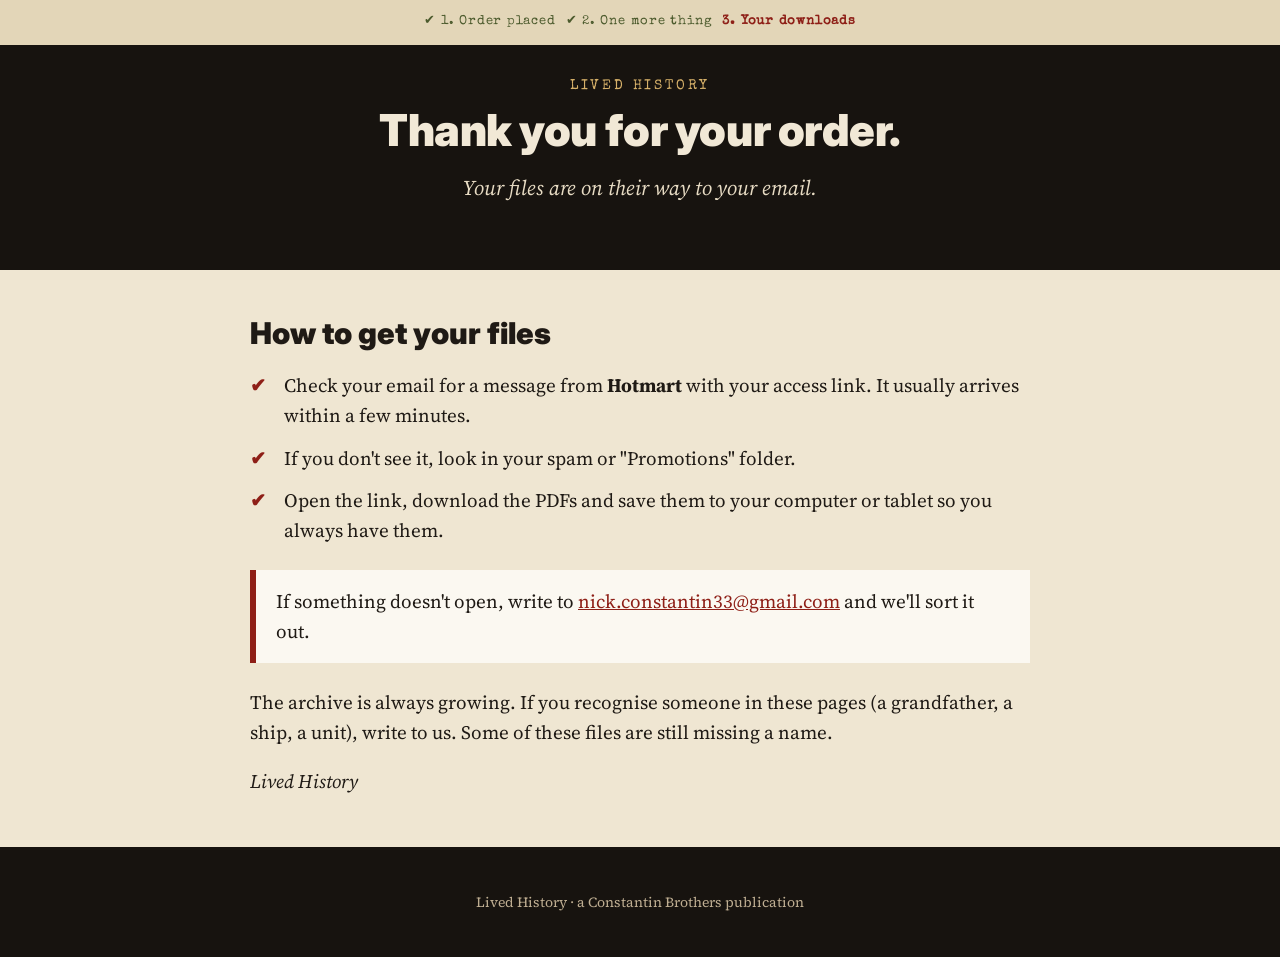
<file: thank-you.html>
<!doctype html>
<html lang="en">
<head>
<meta charset="utf-8">
<meta name="viewport" content="width=device-width,initial-scale=1">
<title>Thank you | Lived History</title>
<meta name="robots" content="noindex">
<link rel="preconnect" href="https://fonts.googleapis.com"><link rel="preconnect" href="https://fonts.gstatic.com" crossorigin>
<link href="https://fonts.googleapis.com/css2?family=Inter:wght@800;900&family=Source+Serif+4:ital,wght@0,400;0,700;1,400&family=Special+Elite&display=swap" rel="stylesheet">
<link rel="stylesheet" href="style.css">
</head>
<body>
<div class="steps"><span class="done">✔ 1. Order placed</span><span class="done">✔ 2. One more thing</span><span class="now">3. Your downloads</span></div>
<header class="hero">
  <div class="wrap">
    <div class="kicker">LIVED HISTORY</div>
    <h1>Thank you for your order.</h1>
    <p class="sub">Your files are on their way to your email.</p>
  </div>
</header>
<main class="wrap">
  <h2>How to get your files</h2>
  <ul class="list">
    <li>Check your email for a message from <b>Hotmart</b> with your access link. It usually arrives within a few minutes.</li>
    <li>If you don't see it, look in your spam or "Promotions" folder.</li>
    <li>Open the link, download the PDFs and save them to your computer or tablet so you always have them.</li>
  </ul>
  <div class="box">If something doesn't open, write to <a href="mailto:nick.constantin33@gmail.com">nick.constantin33@gmail.com</a> and we'll sort it out.</div>
  <p>The archive is always growing. If you recognise someone in these pages (a grandfather, a ship, a unit), write to us. Some of these files are still missing a name.</p>
  <p><i>Lived History</i></p>
</main>
<footer>
  <div class="wrap"><p>Lived History · a Constantin Brothers publication</p></div>
</footer>
</body>
</html>
</file>
<file: style.css>
*{box-sizing:border-box}
body{margin:0;background:#efe6d2;color:#1f1a15;font-family:'Source Serif 4',Georgia,serif;font-size:19px;line-height:1.6}
img{max-width:100%;height:auto;display:block}
a{color:#8e1f17}
.wrap{max-width:820px;margin:0 auto;padding:0 20px}
.top{background:#17130f;color:#f1e8d6;padding:14px 0;text-align:center;font-family:'Special Elite',monospace;letter-spacing:.2em;font-size:13px;color:#d8b26a}
header.hero{background:#17130f;color:#f1e8d6;padding:30px 0 40px;text-align:center}
.kicker{font-family:'Special Elite',monospace;letter-spacing:.2em;font-size:14px;color:#d8b26a;margin-bottom:10px}
h1{font-family:'Inter',sans-serif;font-weight:900;font-size:44px;line-height:1.08;margin:0 0 16px;letter-spacing:-.01em}
h2{font-family:'Inter',sans-serif;font-weight:900;font-size:30px;line-height:1.15;margin:46px 0 14px}
h3{font-family:'Inter',sans-serif;font-weight:800;font-size:22px;margin:0 0 6px}
.sub{font-size:21px;font-style:italic;color:#e8dcc4;max-width:700px;margin:0 auto 26px}
header.hero img{margin:0 auto;border-radius:4px}
.btn{display:inline-block;background:#9e2418;color:#fff;text-decoration:none;font-family:'Inter',sans-serif;font-weight:800;font-size:22px;padding:18px 34px;border-radius:6px;margin:22px 0 6px;box-shadow:0 4px 0 #6b170f}
.btn:hover{background:#b02a1c}
.small{font-size:15px;color:#6b5a44}
header.hero .small{color:#bfae92}
.list{padding-left:0;list-style:none}
.list li{padding-left:34px;position:relative;margin-bottom:12px}
.list li:before{content:"✔";position:absolute;left:0;top:0;color:#8e1f17;font-weight:700}
.shot{background:#fbf8f1;padding:10px;margin:22px 0;box-shadow:0 6px 20px rgba(40,25,10,.25)}
.shot p{font-size:14px;color:#6b5a44;margin:8px 4px 0;font-family:'Special Elite',monospace}
.chapters{columns:2;column-gap:30px;font-size:17px}
.chapters li{margin-bottom:6px}
.box{background:#fbf8f1;border-left:6px solid #8e1f17;padding:16px 20px;margin:24px 0}
.price{font-family:'Inter',sans-serif;font-weight:900;font-size:46px;color:#1f1a15;margin:6px 0}
.center{text-align:center}
.faq b{display:block;margin-top:18px}
.addons{display:flex;gap:20px;flex-wrap:wrap}
.addons div{flex:1 1 300px;background:#fbf8f1;padding:14px}
footer{background:#17130f;color:#bfae92;font-size:14px;padding:30px 0;margin-top:50px;text-align:center}
footer a{color:#d8b26a}
.steps{display:flex;justify-content:center;gap:10px;font-family:'Special Elite',monospace;font-size:13px;letter-spacing:.06em;padding:12px 0;background:#e3d6b8;flex-wrap:wrap}
.steps .done{color:#4b5a2c}.steps .now{color:#8e1f17;font-weight:700}
#hotmart-sales-funnel iframe{width:100%;min-height:470px}
@media(max-width:600px){h1{font-size:32px}h2{font-size:25px}.chapters{columns:1}.btn{font-size:19px;padding:16px 22px}}
</file>
